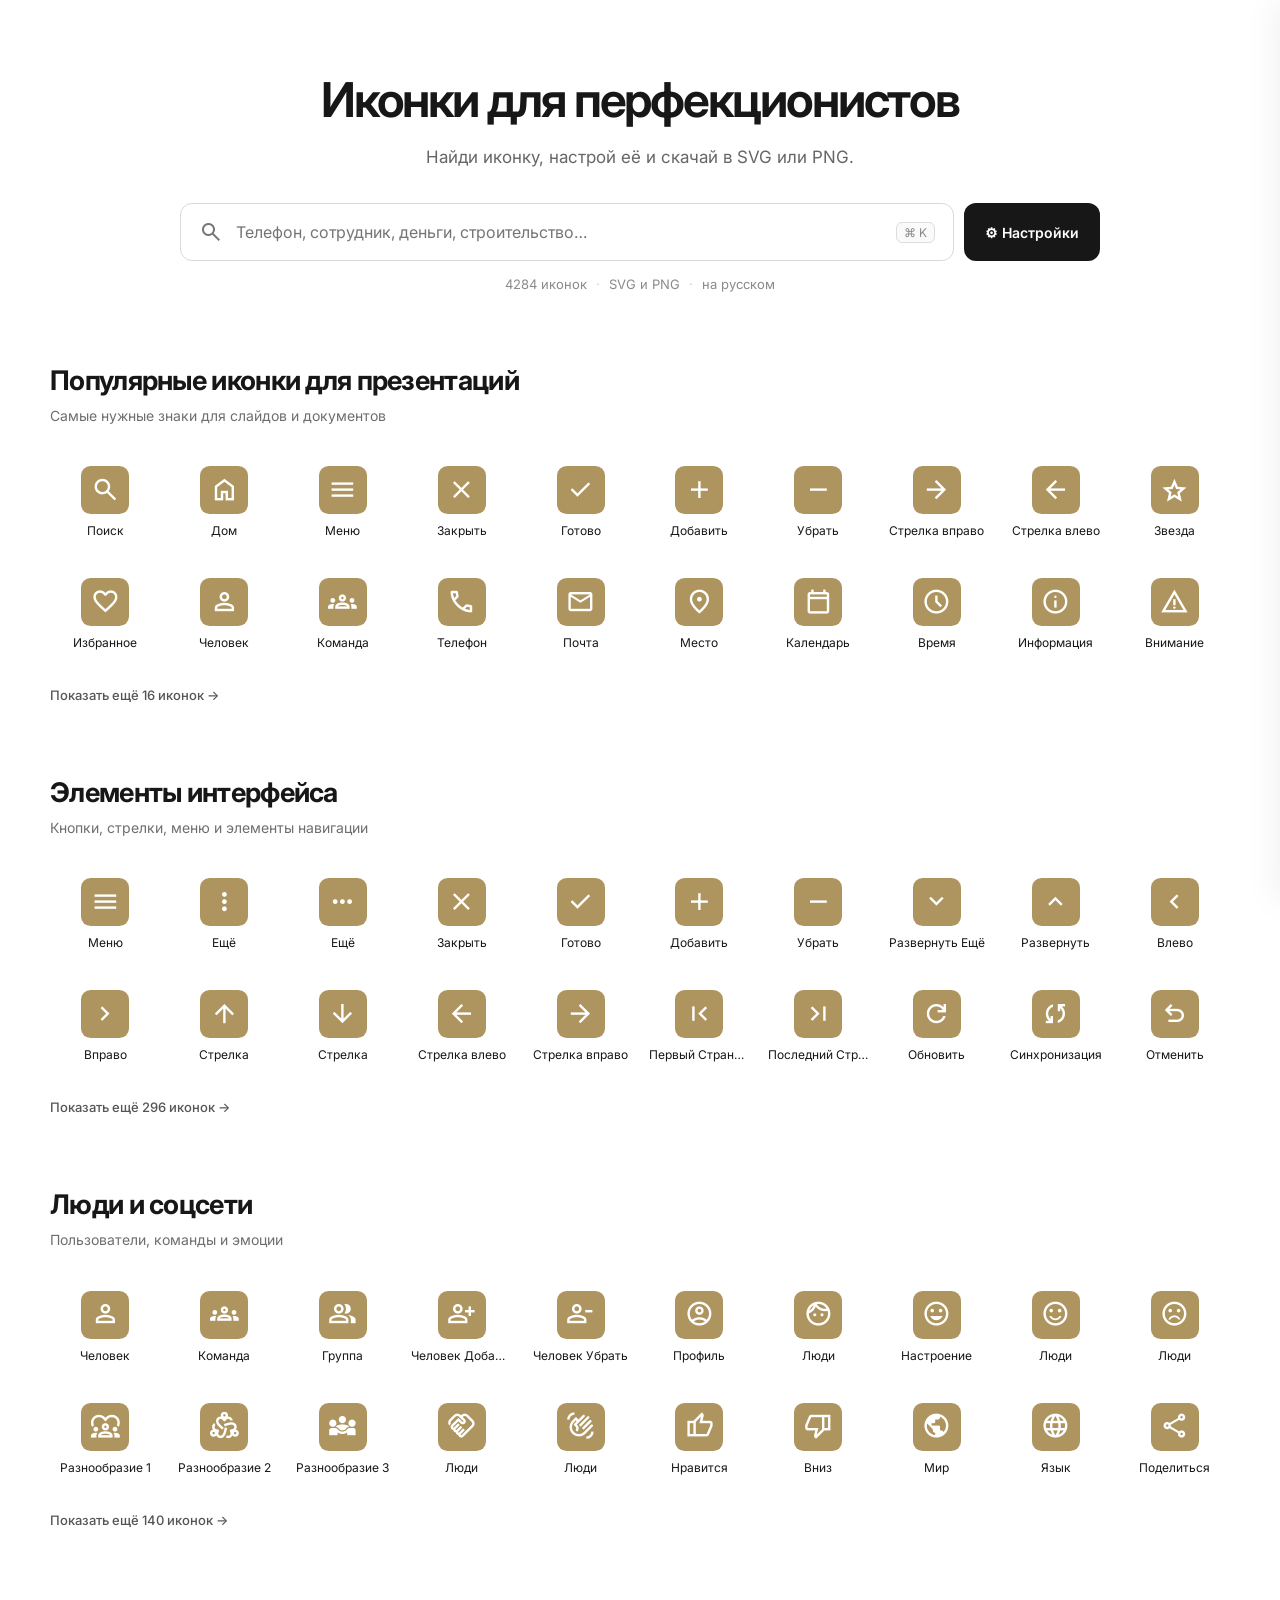
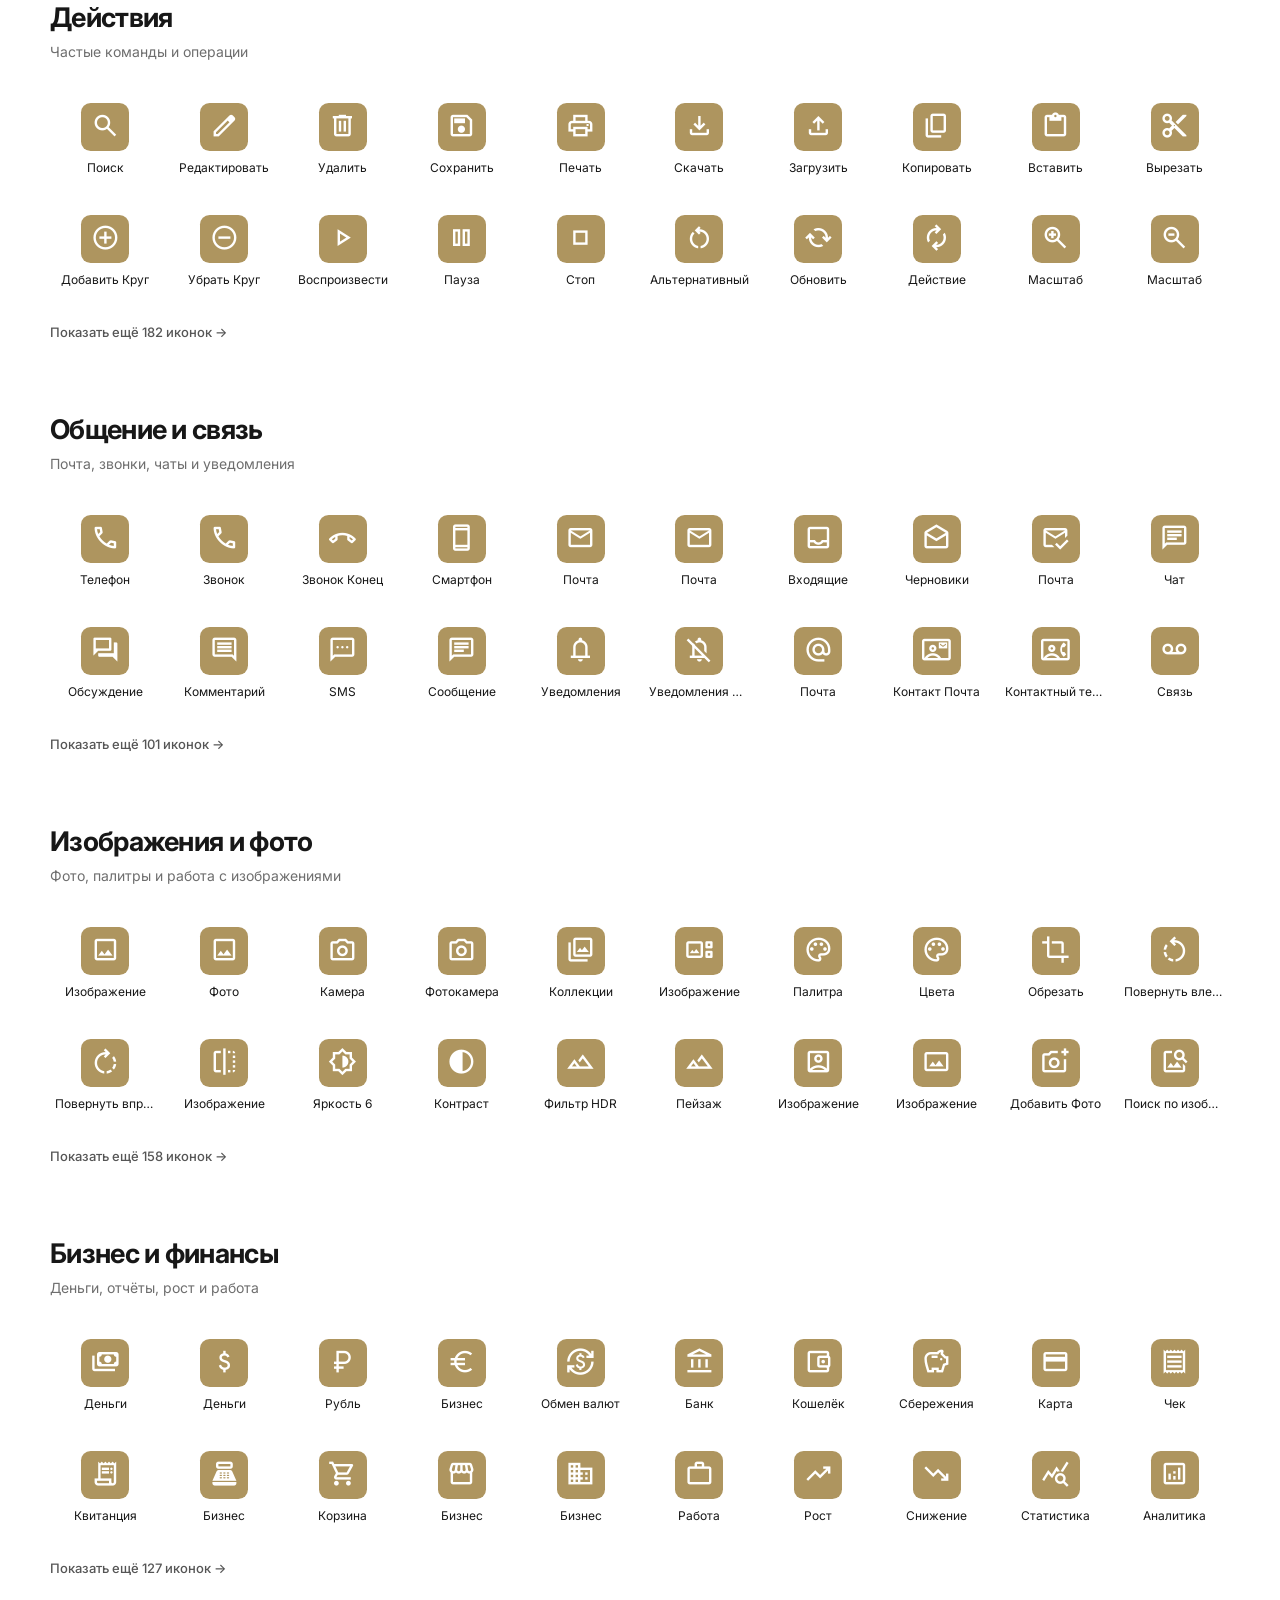
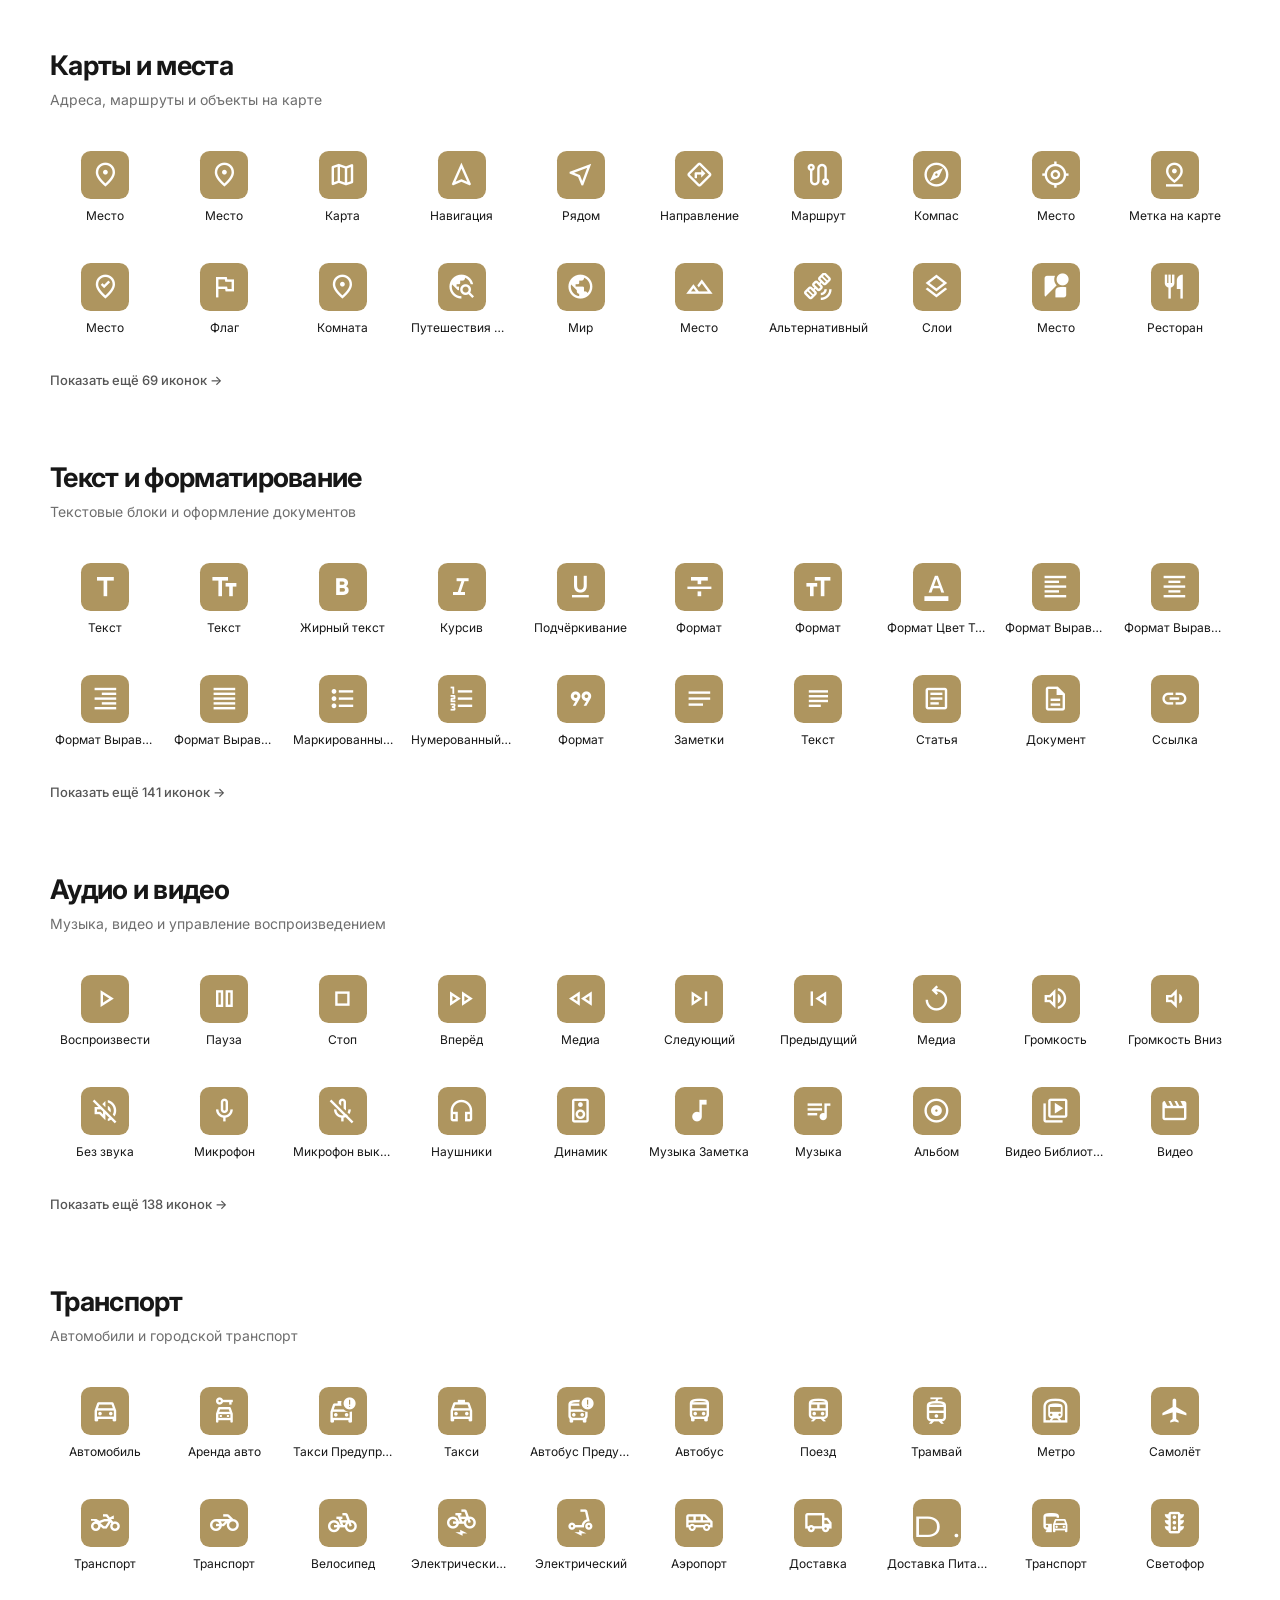
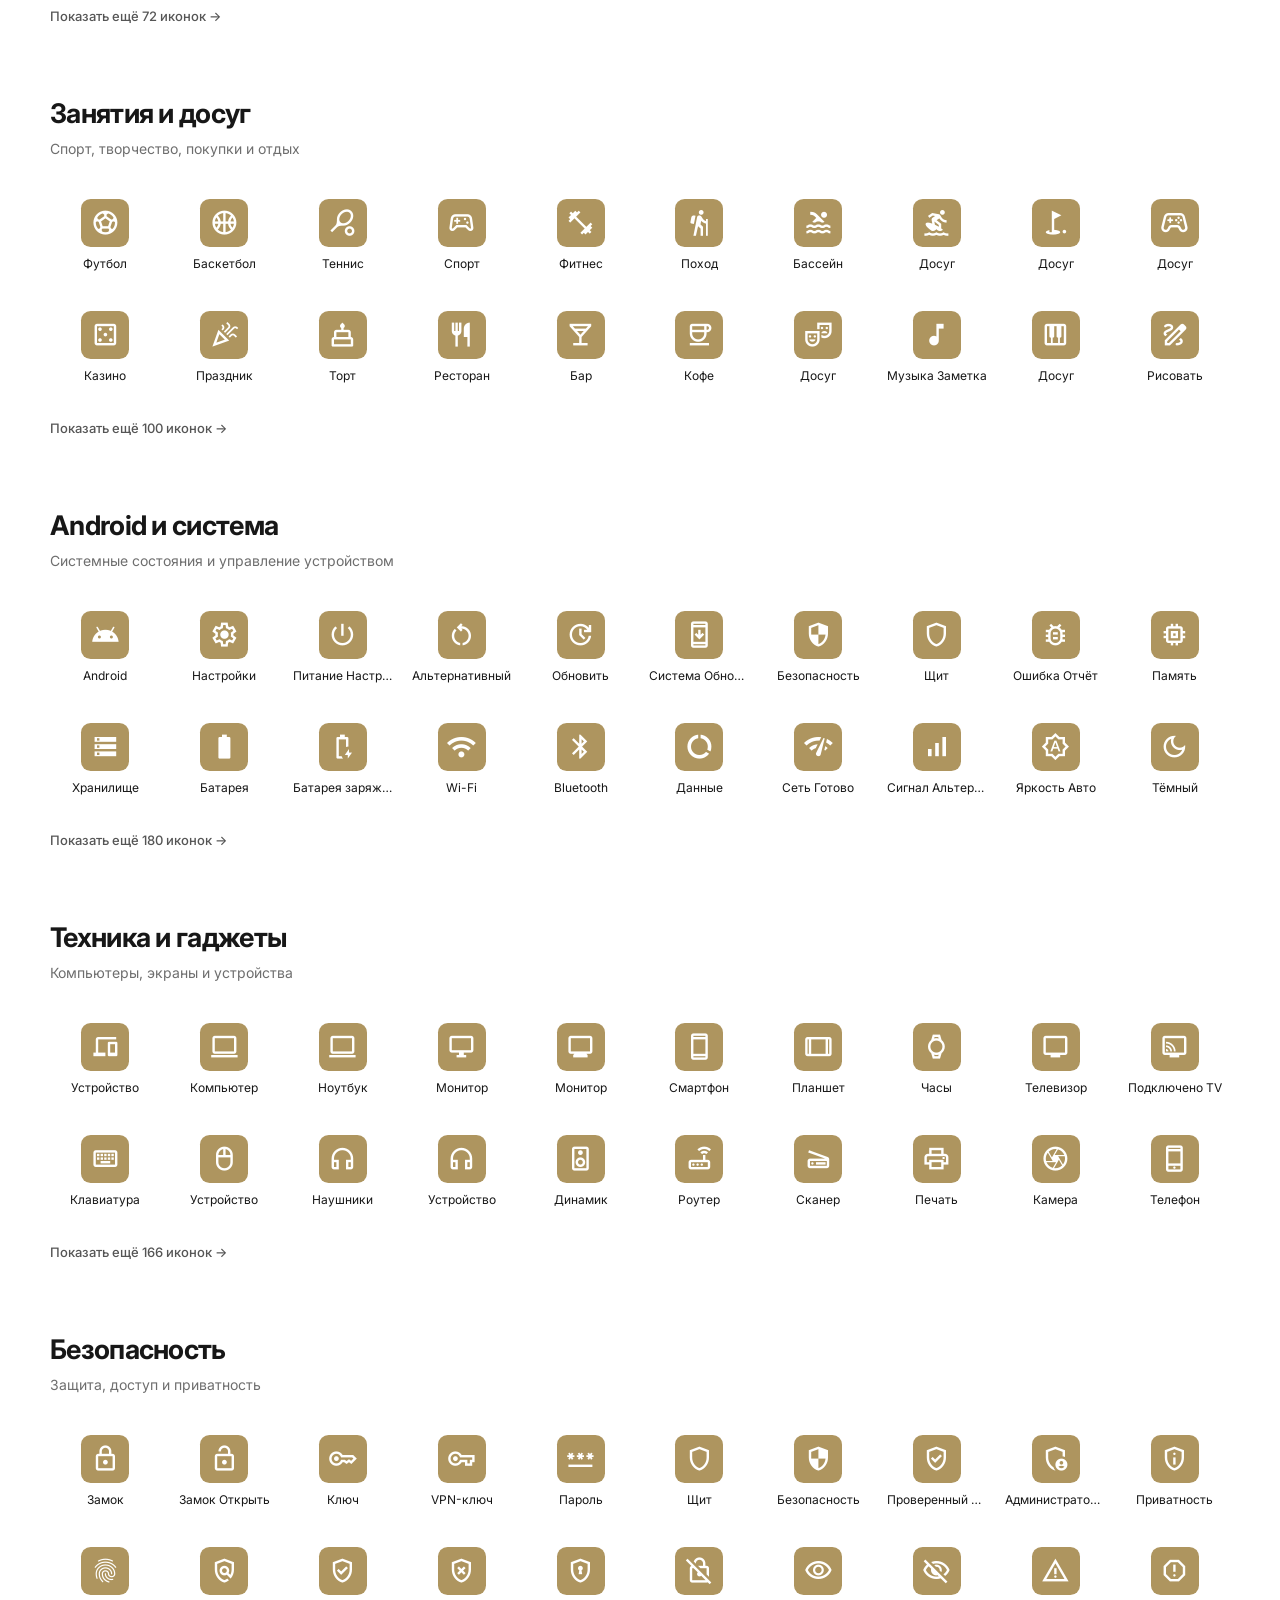
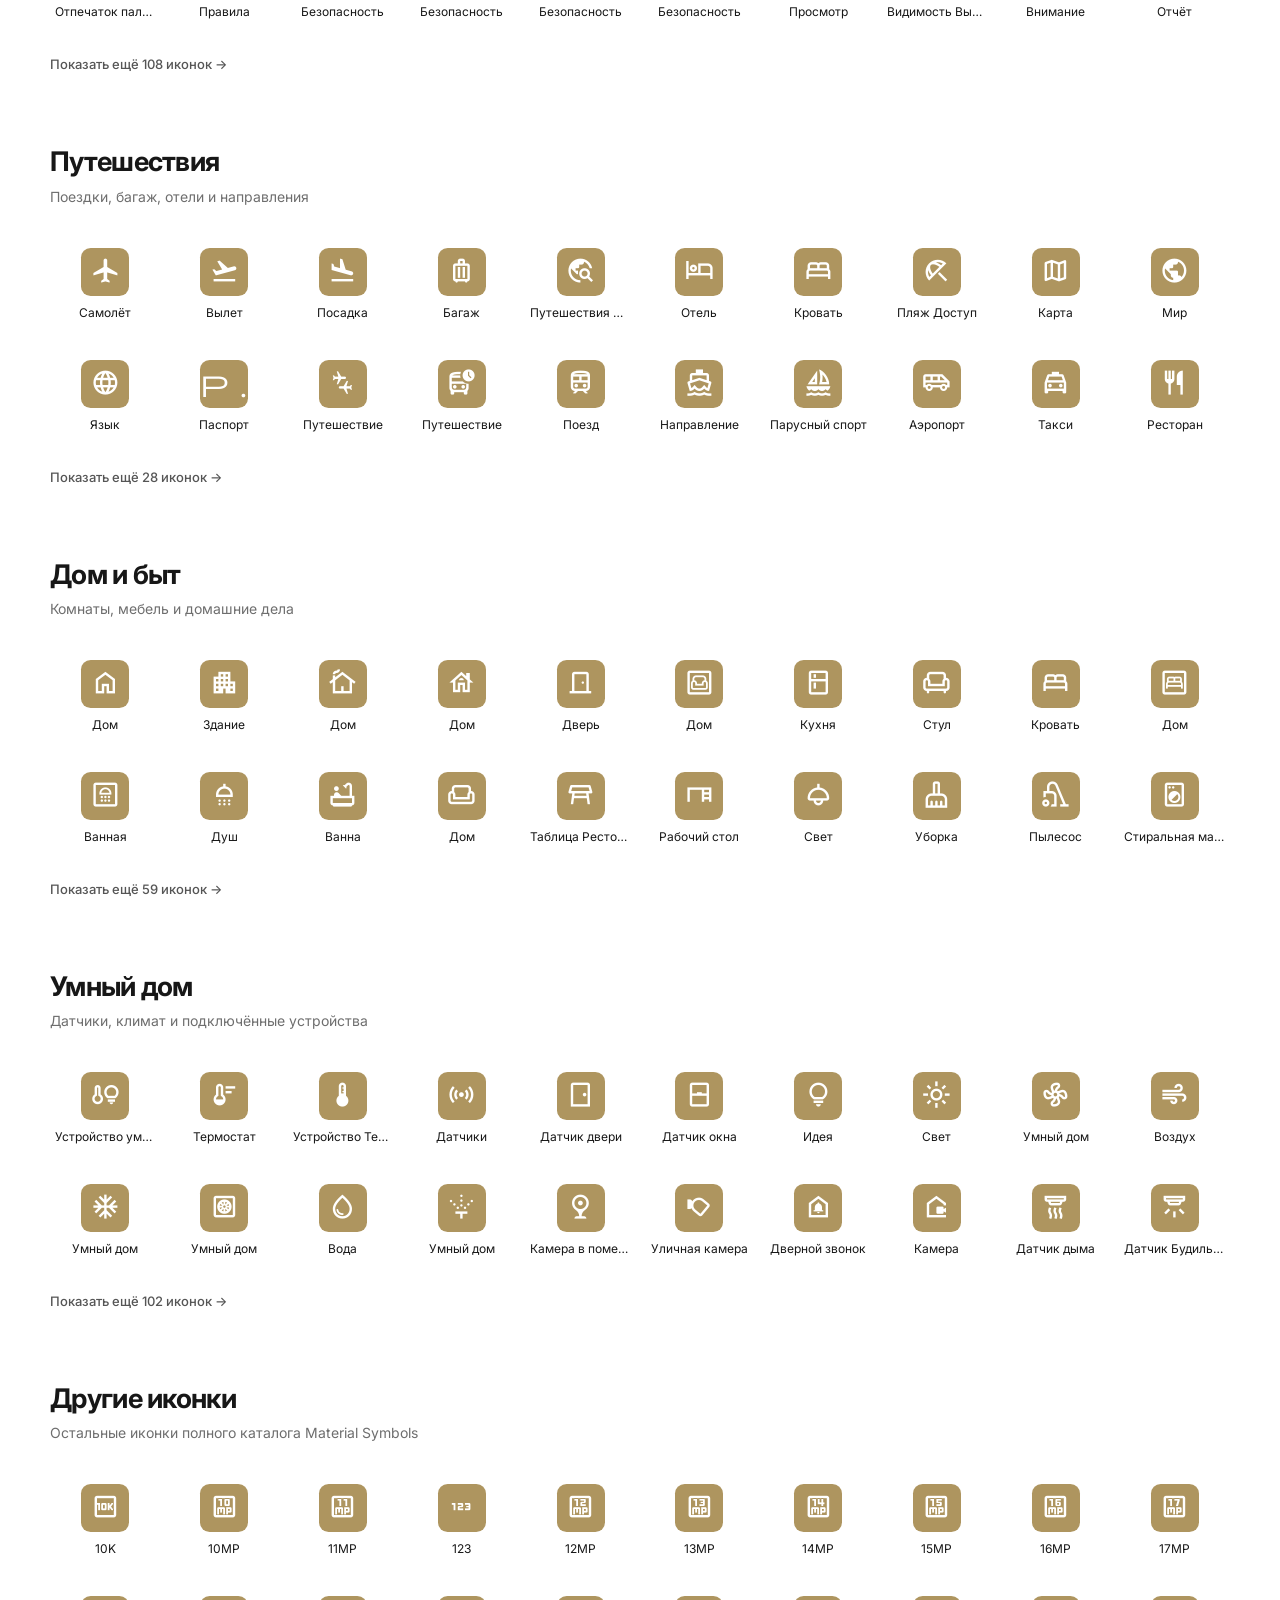
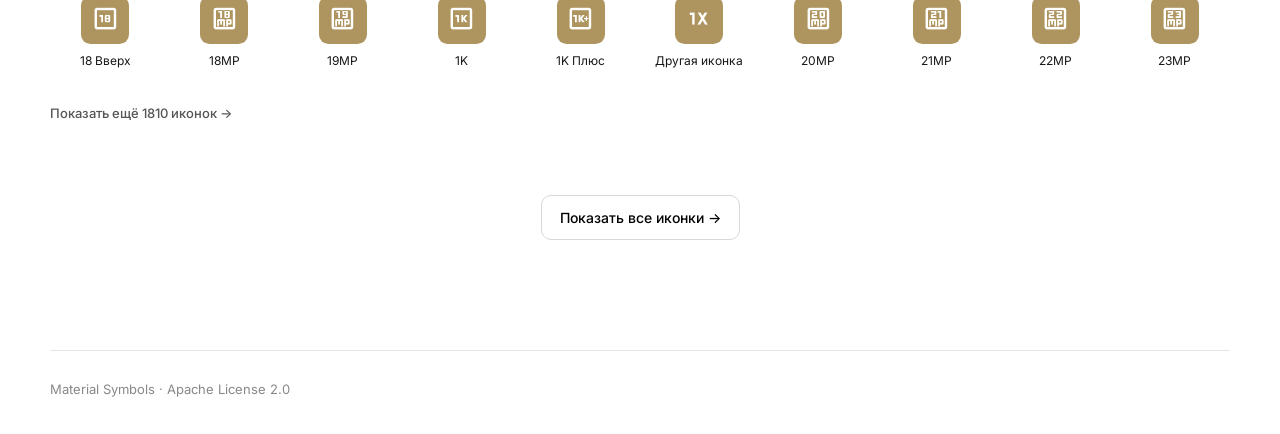
<file: index.html>
<!doctype html>
<html lang="ru">
<head>
  <meta charset="utf-8">
  <meta name="viewport" content="width=device-width,initial-scale=1">
  <meta name="description" content="Конструктор Material Symbols: найдите иконку на русском, настройте стиль и скачайте SVG или PNG.">
  <meta name="theme-color" content="#ffffff">
  <title>Конструктор иконок Material Symbols</title>
  <link rel="preconnect" href="https://fonts.googleapis.com">
  <link rel="preconnect" href="https://fonts.gstatic.com" crossorigin>
  <link href="https://fonts.googleapis.com/css2?family=Inter:wght@400;500;600;700&family=Material+Symbols+Outlined:opsz,wght,FILL,GRAD@20..48,100..700,0..1,-50..200&family=Material+Symbols+Rounded:opsz,wght,FILL,GRAD@20..48,100..700,0..1,-50..200&family=Material+Symbols+Sharp:opsz,wght,FILL,GRAD@20..48,100..700,0..1,-50..200&display=swap" rel="stylesheet">
  <link rel="stylesheet" href="styles.css?v=20260912-3">
</head>
<body>
  <header class="hero container">
    <h1>Иконки для перфекционистов</h1>
    <p class="lead">Найди иконку, настрой её и скачай в SVG или PNG.</p>
    <div class="search-row">
      <label class="search-box"><span class="material-icon" aria-hidden="true">search</span><input id="search" type="search" autocomplete="off" placeholder="Телефон, сотрудник, деньги, строительство…" aria-label="Поиск иконок"><kbd>⌘ K</kbd></label>
      <button class="settings-button" id="open-settings" type="button"><span aria-hidden="true">⚙</span> Настройки</button>
    </div>
    <p class="facts"><span id="icon-count">Загружаем каталог…</span> <i>·</i> SVG и PNG <i>·</i> на русском</p>
  </header>

  <main class="container library" aria-label="Библиотека иконок">
    <div id="categories"></div>
    <section id="search-results" hidden>
      <div class="section-heading"><div><h2 id="results-title">Результаты поиска</h2><p id="results-count"></p></div></div>
      <div class="icon-grid" id="results-grid"></div>
      <div class="empty" id="empty" hidden><span class="material-icon">search_off</span><h3>Ничего не нашлось</h3><p>Попробуйте другое слово или системное название иконки.</p></div>
    </section>
    <button id="show-all" class="show-all" type="button">Показать все иконки <span>→</span></button>
  </main>

  <footer class="container"><span>Material Symbols · Apache License 2.0</span></footer>

  <div class="overlay" id="settings-overlay" hidden></div>
  <aside class="drawer" id="settings" aria-labelledby="settings-title" aria-hidden="true">
    <div class="drawer-head"><h2 id="settings-title">Настроить</h2><button class="reset" id="reset" type="button">Сбросить всё</button><button class="icon-button" id="close-settings" type="button" aria-label="Закрыть настройки">×</button></div>
    <div class="drawer-body">
      <div class="control"><div class="control-label"><label for="fill">Заливка</label><output id="fill-value">0%</output></div><input id="fill" type="range" min="0" max="1" step="1"></div>
      <fieldset class="control"><legend>Стиль</legend><div class="segments" id="styles"><button type="button" data-style="Outlined">Контурный</button><button type="button" data-style="Rounded">Скруглённый</button><button type="button" data-style="Sharp">Острый</button></div></fieldset>
      <div class="control"><div class="control-label"><label for="weight">Толщина</label><output id="weight-value">400</output></div><input id="weight" type="range" min="100" max="700" step="100"></div>
      <div class="control"><div class="control-label"><label for="grade">Градация</label><output id="grade-value">0</output></div><input id="grade" type="range" min="-50" max="200" step="25"></div>
      <div class="control"><div class="control-label"><label for="optical">Оптический размер</label><output id="optical-value">24</output></div><input id="optical" type="range" min="20" max="48" step="1"></div>
      <fieldset class="control"><legend>Цвет иконки</legend><div class="color-control"><input type="color" id="icon-color" aria-label="Выбрать цвет иконки"><input type="text" id="icon-hex" maxlength="7" aria-label="HEX цвета иконки"></div></fieldset>
      <fieldset class="control"><legend>Подложка</legend><div class="backgrounds" id="backgrounds"><button type="button" data-background="none">Нет</button><button type="button" data-background="circle" aria-label="Круг"><i class="shape circle"></i></button><button type="button" data-background="square" aria-label="Квадрат"><i class="shape square"></i></button><button type="button" data-background="rounded" aria-label="Скруглённый квадрат"><i class="shape rounded"></i></button></div><div class="color-control" id="background-color-row"><input type="color" id="background-color" aria-label="Выбрать цвет подложки"><input type="text" id="background-hex" maxlength="7" aria-label="HEX цвета подложки"></div></fieldset>
      <div class="control"><div class="control-label"><label for="scale">Иконка внутри</label><output id="scale-value">60%</output></div><input id="scale" type="range" min="40" max="90" step="5"></div>
      <div class="settings-preview"><div id="settings-icon"></div><small>Предпросмотр</small></div>
    </div>
  </aside>

  <div class="modal-backdrop" id="modal-backdrop" hidden></div>
  <section class="modal" id="icon-modal" role="dialog" aria-modal="true" aria-labelledby="modal-title" aria-hidden="true">
    <button class="icon-button modal-close" id="close-modal" type="button" aria-label="Закрыть окно">×</button>
    <div class="modal-layout">
      <div class="modal-preview"><div id="modal-symbol"></div></div>
      <div class="modal-info">
        <div class="title-line"><div><p class="eyebrow" id="modal-system" hidden>search</p><h2 id="modal-title">Поиск</h2></div><button class="link-button" id="copy-link" type="button" aria-label="Копировать ссылку"><span class="material-icon">link</span></button></div>
        <p class="meta" id="modal-settings"></p>
        <div class="size-block"><label for="export-size">Размер, px</label><div class="stepper"><button id="size-minus" type="button" aria-label="Уменьшить размер">−</button><input id="export-size" type="number" min="16" max="2048" value="256"><button id="size-plus" type="button" aria-label="Увеличить размер">+</button></div><div class="quick-sizes" id="quick-sizes"><button type="button">48</button><button type="button">96</button><button type="button" class="active">256</button><button type="button">512</button><button type="button">1024</button></div></div>
        <div class="download-row"><button class="primary" id="download-svg" type="button">↓ SVG</button><button class="primary" id="download-png" type="button">↓ PNG</button></div>
        <button class="copy-wide" id="copy-png" type="button">Копировать PNG <small>для презентаций</small></button>
        <button class="copy-wide" id="copy-svg" type="button">Копировать SVG <small>для Figma</small></button>
        <p class="category-meta">Категория: <b id="modal-category"></b></p>
        <div class="related"><h3>Похожие</h3><div id="related-icons"></div></div>
      </div>
    </div>
  </section>
  <div class="toast" id="toast" role="status" aria-live="polite"></div>

  <script src="material-symbols-data.js?v=20260912-3"></script>
  <script src="icons-data.js?v=20260912-3"></script>
  <script src="ru-enhancements.js?v=20260912-3"></script>
  <script src="app.js?v=20260912-3"></script>
</body>
</html>
</file>
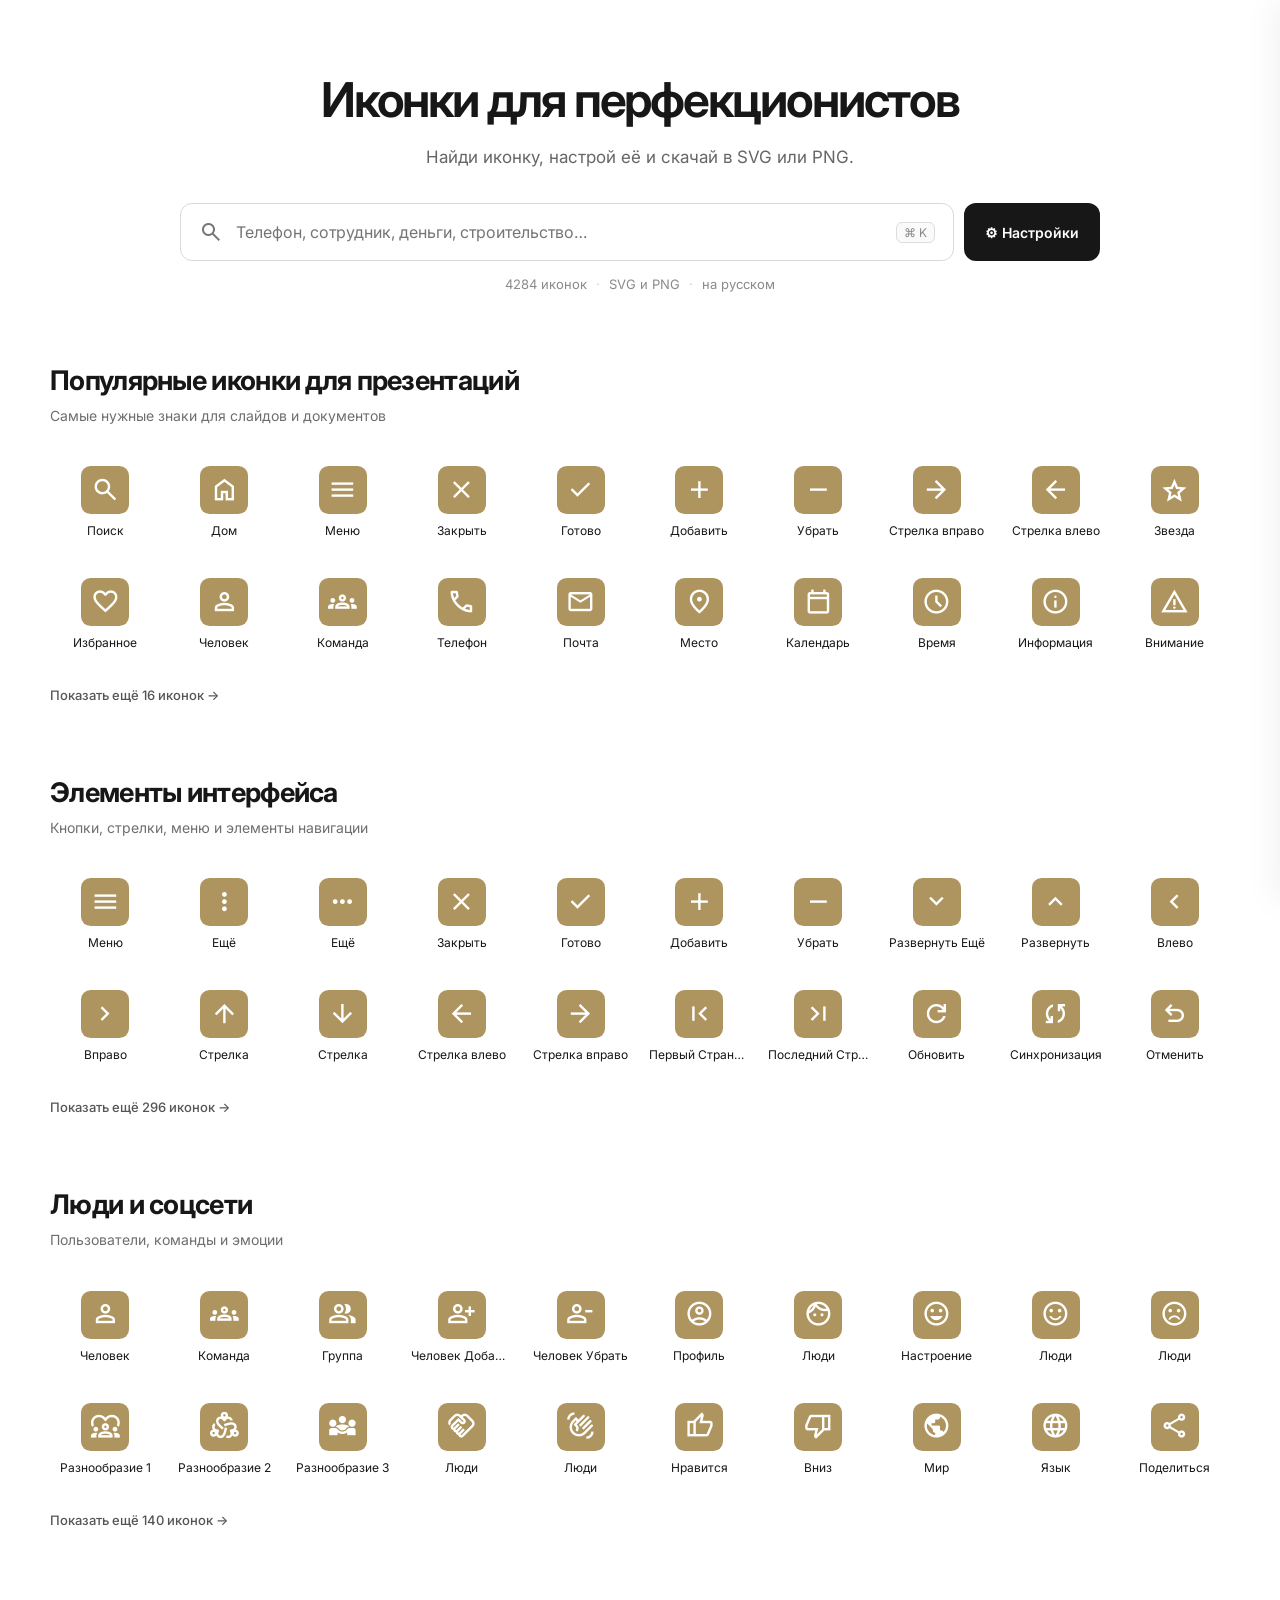
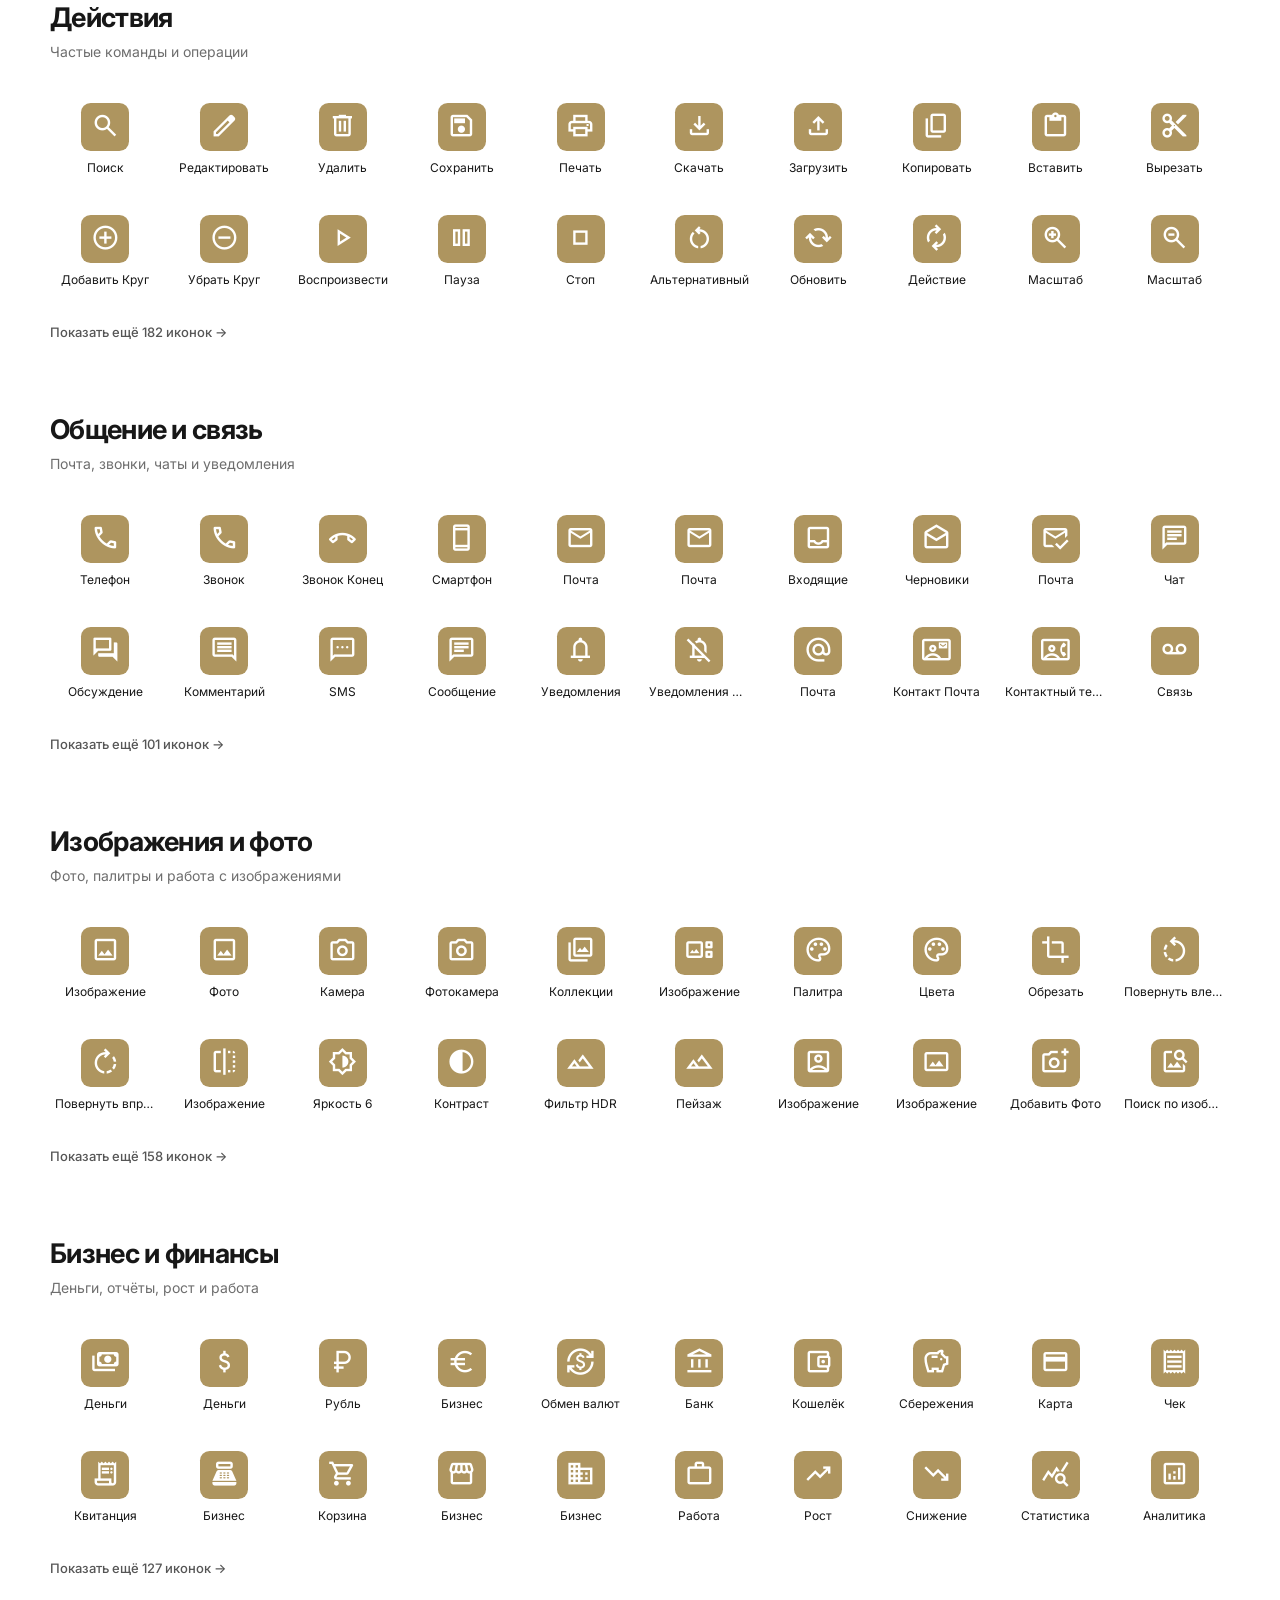
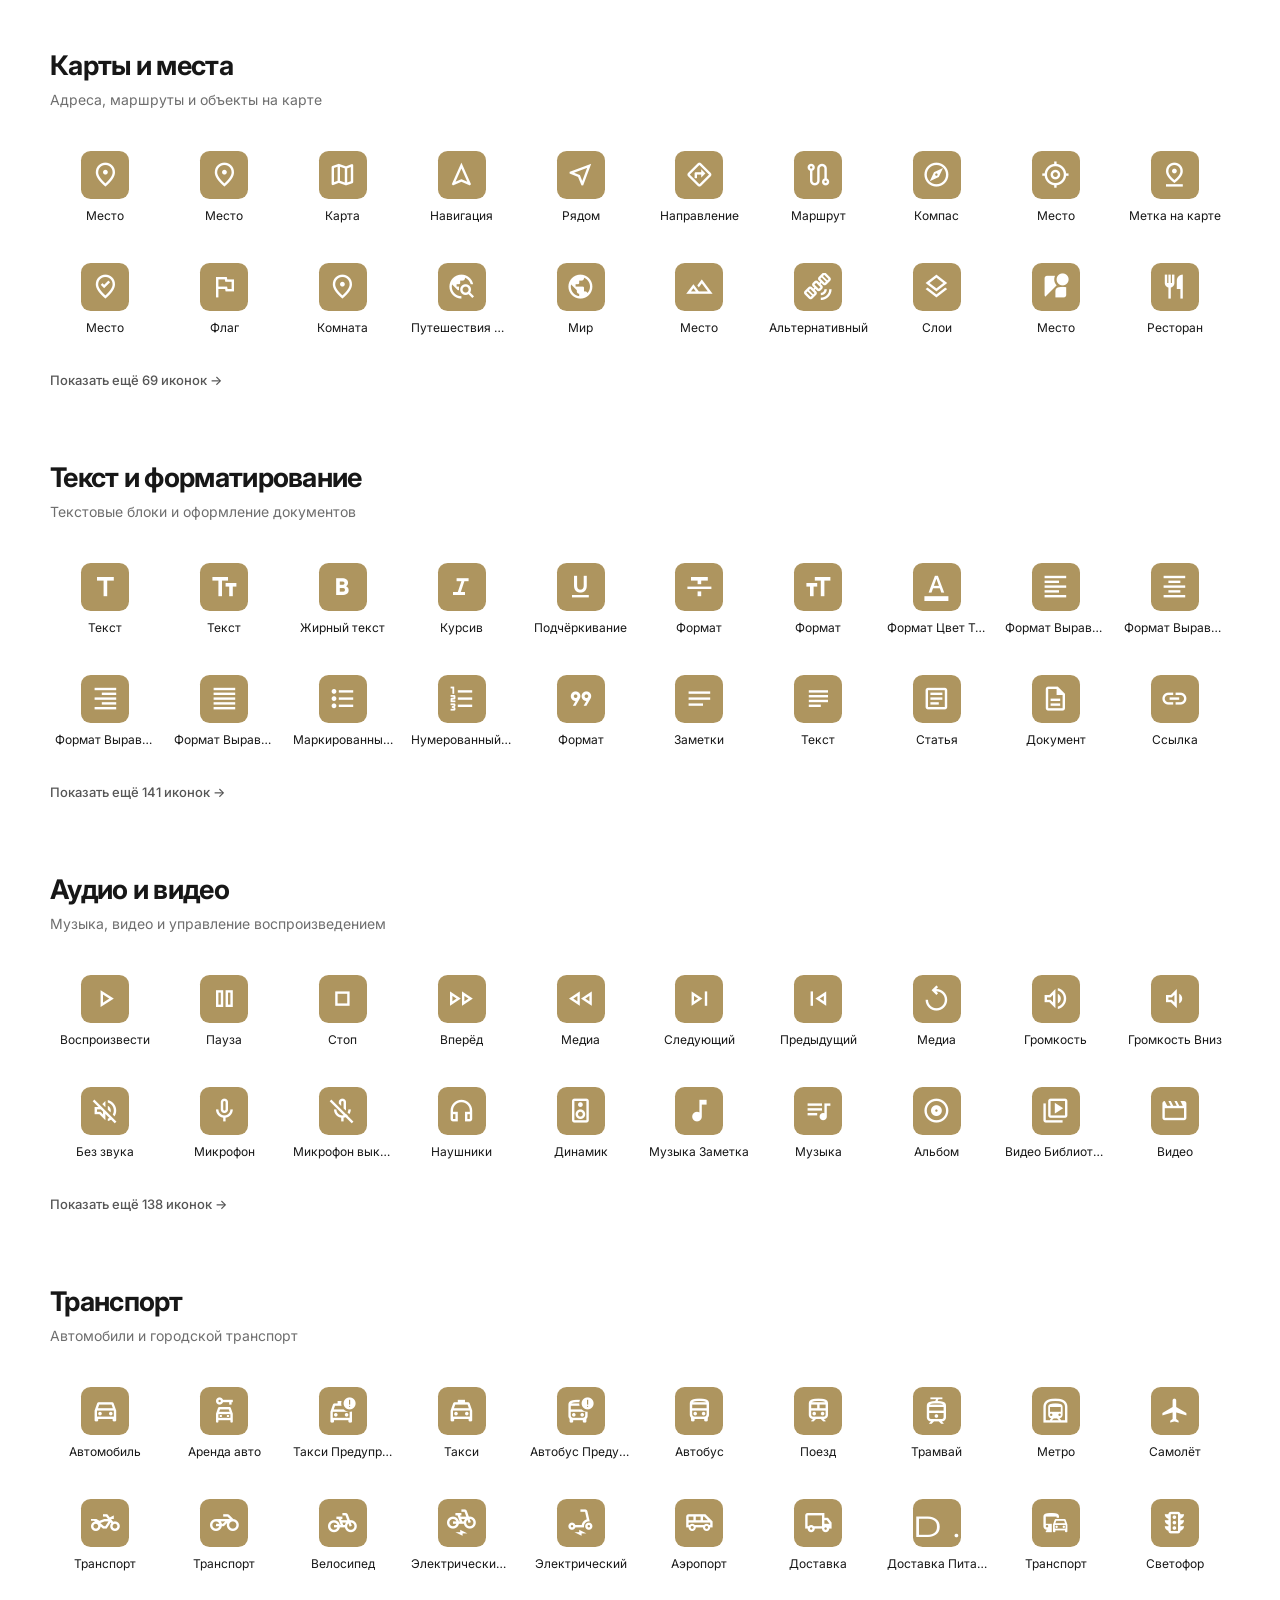
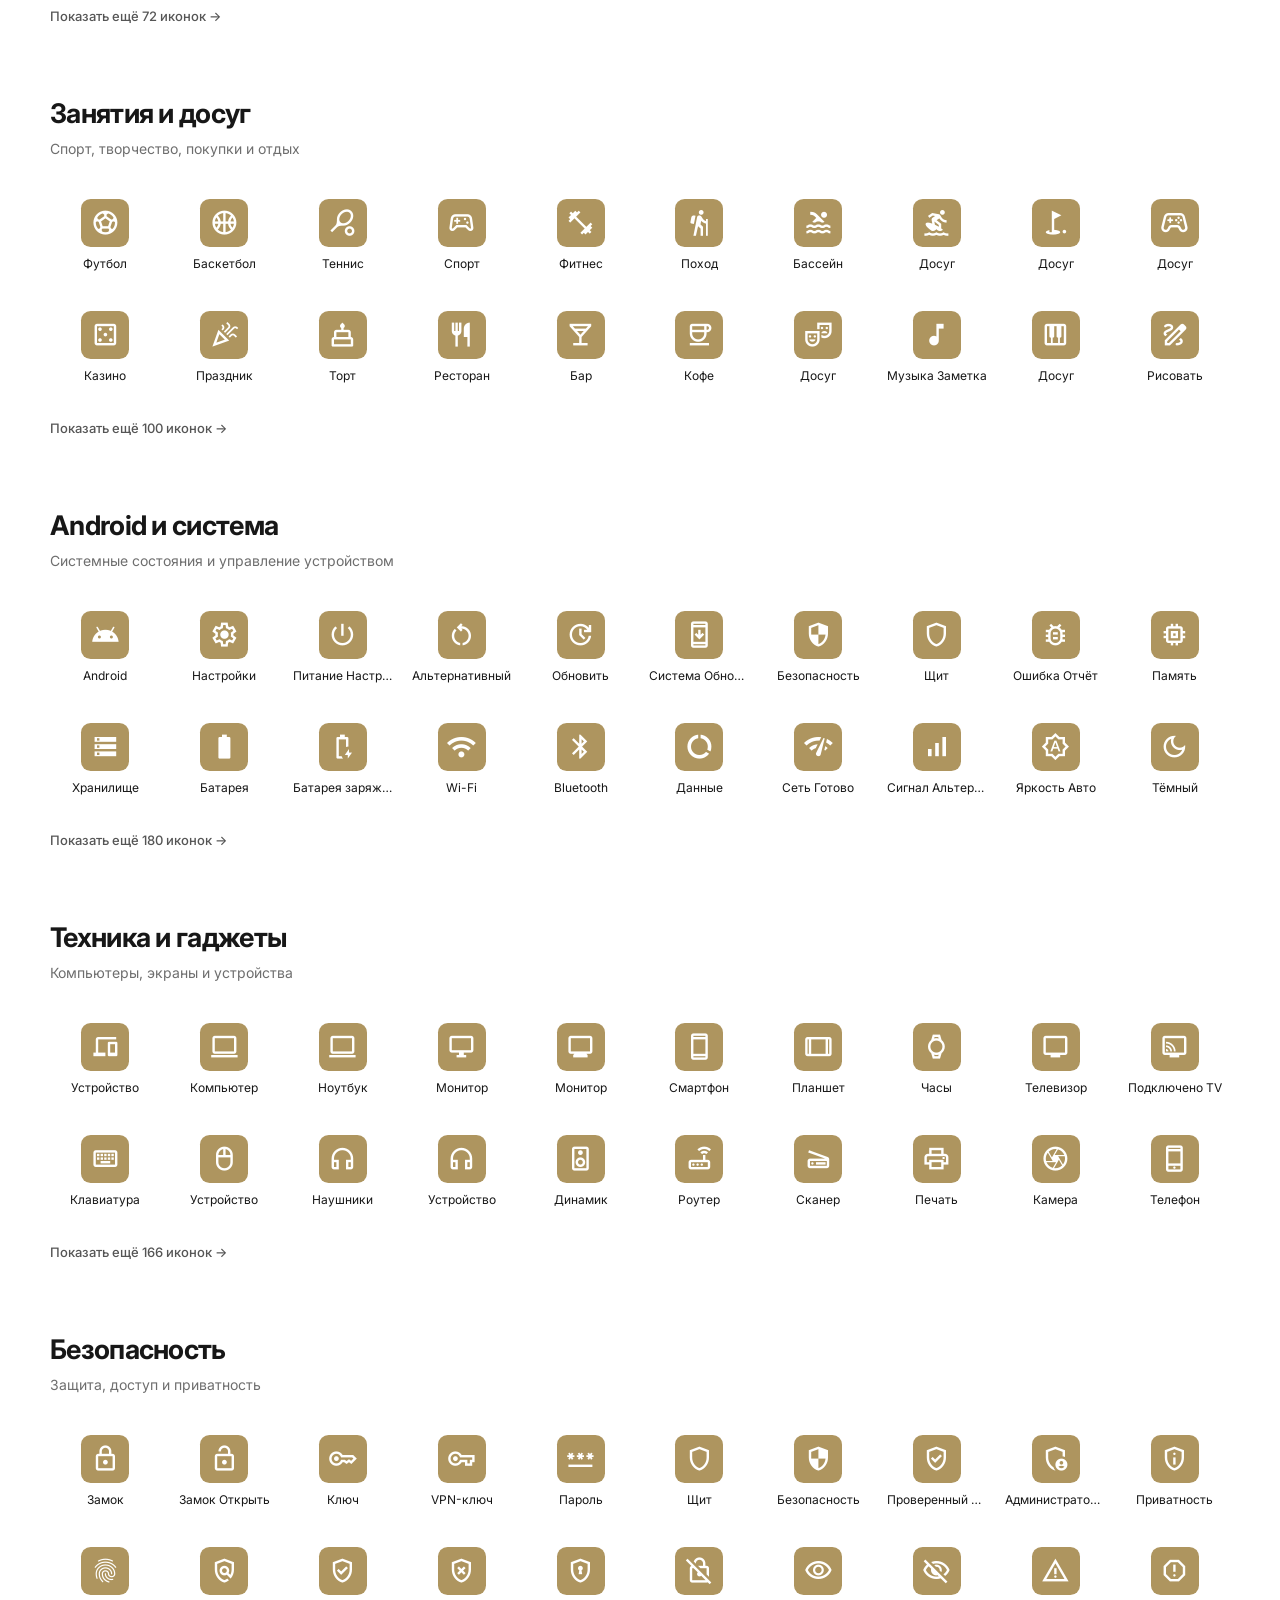
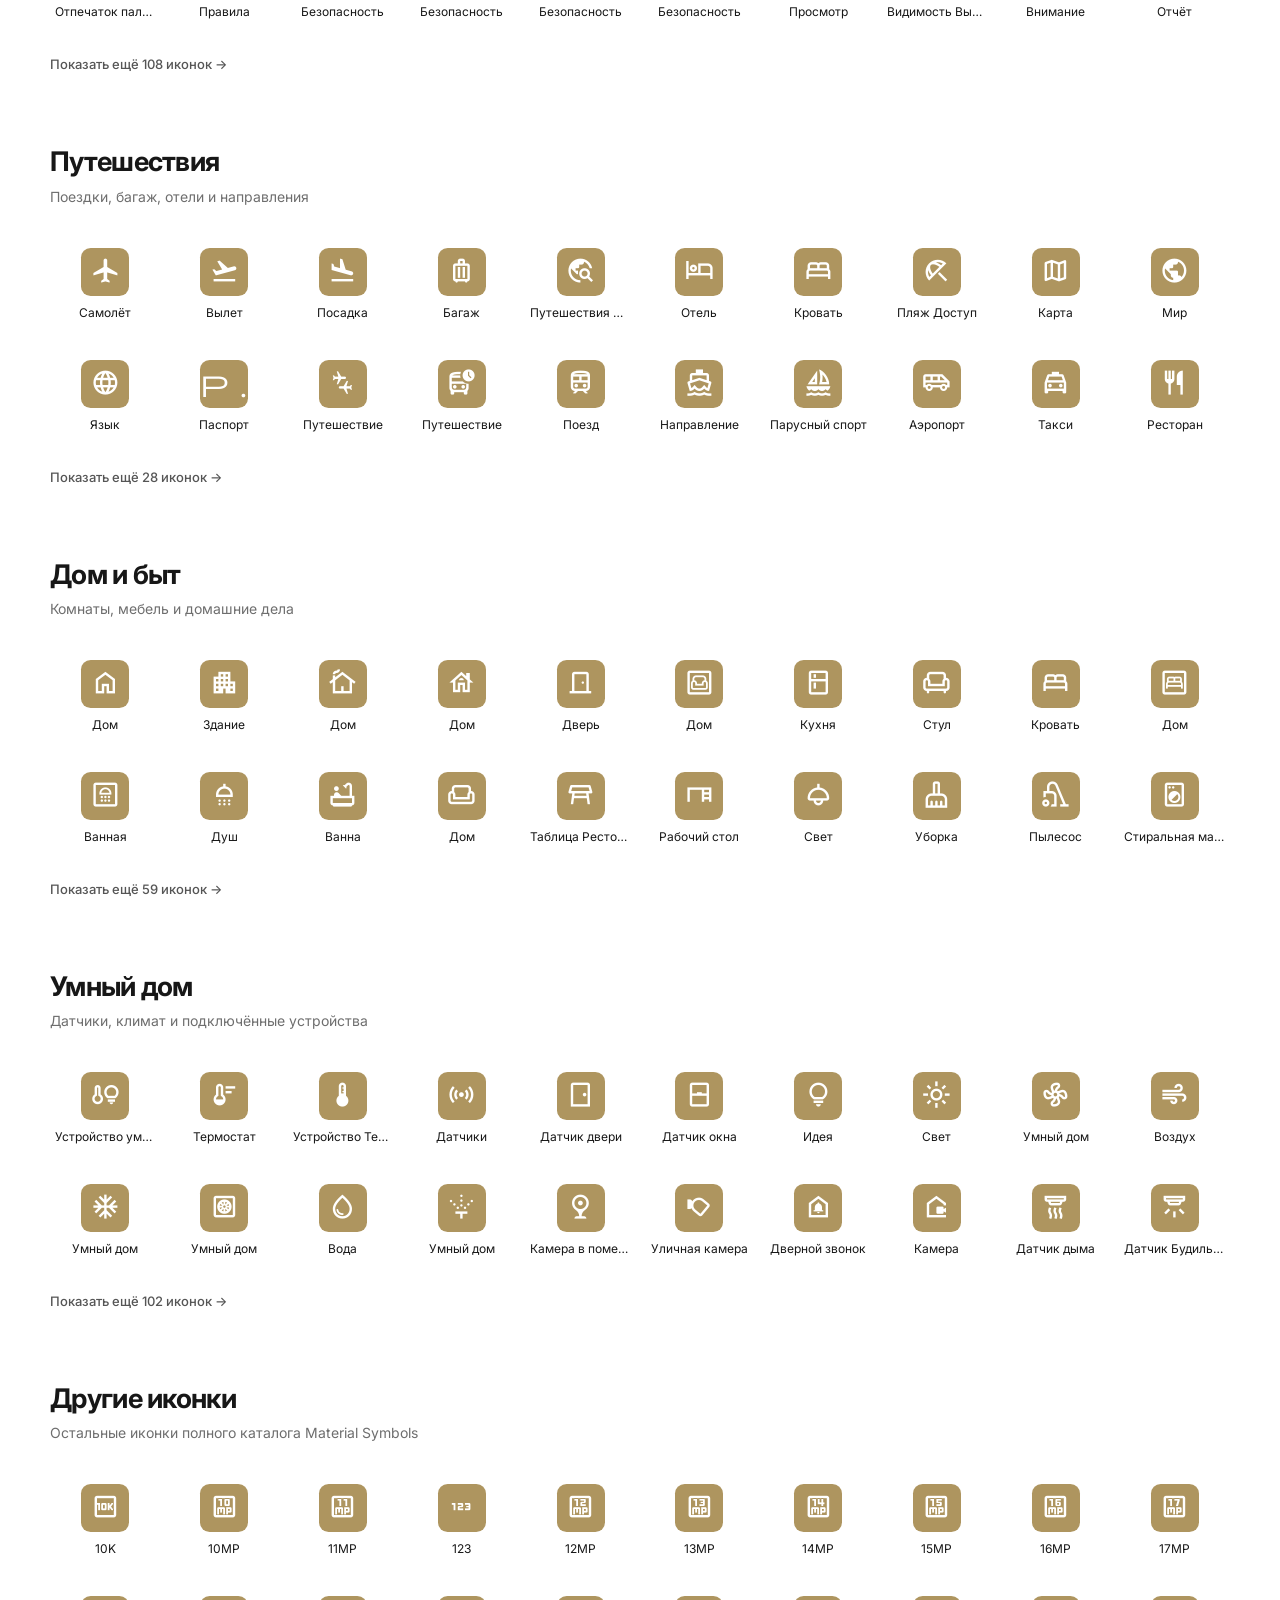
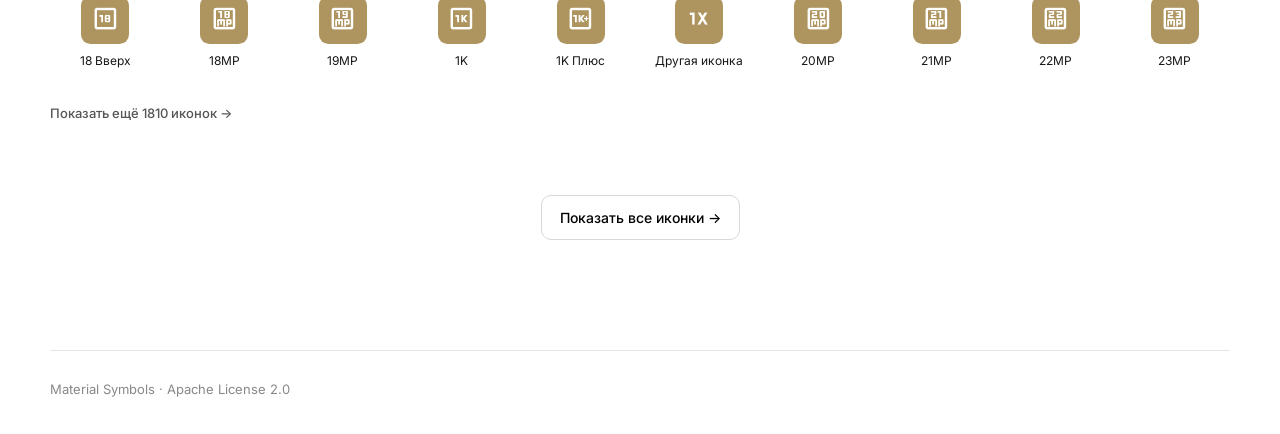
<file: material-icons.html>
<!doctype html>
<html lang="ru">
<head>
  <meta charset="utf-8">
  <meta name="viewport" content="width=device-width,initial-scale=1">
  <meta http-equiv="refresh" content="0; url=./">
  <link rel="canonical" href="./">
  <title>Конструктор иконок</title>
</head>
<body>
  <p><a href="./">Открыть конструктор иконок</a></p>
  <script>location.replace('./'+location.search+location.hash)</script>
</body>
</html>
</file>
<file: styles.css>
:root{--fill:0;--weight:400;--grade:0;--optical-size:24;--icon-color:#171717;--background-color:#ededed;--icon-scale:60%;--font-family:'Material Symbols Outlined';--border:#e5e5e5;--muted:#6e6e6e;--text:#171717;--soft:#f7f7f7}*{box-sizing:border-box}html{scroll-behavior:smooth}body{margin:0;color:var(--text);background:#fff;font-family:Inter,Arial,sans-serif;font-size:15px;line-height:1.55}.container{width:min(1180px,calc(100% - 48px));margin-inline:auto}.hero{padding-top:74px;text-align:center}.hero h1{margin:0;font-size:48px;line-height:1.08;letter-spacing:-2.1px;font-weight:650}.mobile-break{display:none}.lead{max-width:670px;margin:18px auto 33px;color:#666;font-size:17px}.search-row{display:flex;max-width:920px;margin:auto;gap:10px}.search-box{height:58px;border:1px solid #d9d9d9;border-radius:12px;display:flex;align-items:center;flex:1;padding:0 18px;transition:border-color .15s,box-shadow .15s;text-align:left}.search-box:focus-within{border-color:#777;box-shadow:0 0 0 3px #00000009}.search-box .material-icon{font-size:24px;color:#777}.search-box input{border:0;outline:0;font:inherit;font-size:16px;min-width:0;flex:1;padding:0 13px;background:transparent}.search-box kbd{border:1px solid #ddd;background:#fafafa;border-radius:6px;padding:2px 7px;color:#888;font:12px Inter}.settings-button{height:58px;padding:0 21px;background:#171717;color:#fff;border:0;border-radius:12px;font:600 14px Inter;cursor:pointer;transition:background .15s}.settings-button:hover{background:#363636}.facts{font-size:13px;color:#8a8a8a;margin:13px 0 0}.facts i{font-style:normal;margin:0 5px;color:#ccc}.library{padding-top:71px}.icon-category{margin-bottom:67px}.section-heading{display:flex;justify-content:space-between;align-items:flex-end;margin-bottom:21px}.section-heading h2,.content h2{font-size:27px;line-height:1.2;letter-spacing:-.7px;margin:0 0 7px}.section-heading p{margin:0;color:var(--muted);font-size:14px}.icon-grid{display:grid;grid-template-columns:repeat(10,minmax(0,1fr));gap:8px}.icon-card{border:0;background:#fff;border-radius:10px;min-width:0;height:104px;padding:15px 5px 9px;display:flex;flex-direction:column;justify-content:center;align-items:center;gap:9px;cursor:pointer;color:var(--text);font:12px Inter;transition:background .15s,transform .15s}.icon-card:hover{background:#f4f4f4;transform:translateY(-1px)}.icon-card:focus-visible,button:focus-visible,input:focus-visible,summary:focus-visible{outline:2px solid #151515;outline-offset:2px}.icon-card .material-icon{font-size:33px}.icon-card span:last-child{white-space:nowrap;overflow:hidden;text-overflow:ellipsis;max-width:100%}.material-icon{font-family:var(--font-family);font-weight:normal;font-style:normal;line-height:1;letter-spacing:normal;text-transform:none;display:inline-block;white-space:nowrap;word-wrap:normal;direction:ltr;-webkit-font-feature-settings:'liga';-webkit-font-smoothing:antialiased;font-feature-settings:'liga';font-variation-settings:'FILL' var(--fill),'wght' var(--weight),'GRAD' var(--grade),'opsz' var(--optical-size);color:var(--icon-color)}.more-button{margin-top:17px;border:0;background:transparent;padding:7px 0;font:500 13px Inter;color:#555;cursor:pointer}.more-button:hover{color:#000}.show-all{display:block;margin:0 auto;border:1px solid #d8d8d8;border-radius:10px;background:white;padding:13px 18px;font:500 14px Inter;cursor:pointer}.show-all:hover{background:var(--soft)}.empty{text-align:center;padding:70px 0}.empty .material-icon{font-size:46px;color:#aaa}.empty h3{font-size:18px;margin:14px 0 3px}.empty p{margin:0;color:var(--muted)}.content{padding-top:135px}.content>h2{font-size:35px;letter-spacing:-1.2px}.intro{color:var(--muted);max-width:640px;margin:13px 0 34px}.how-grid{display:grid;grid-template-columns:repeat(4,1fr);border:1px solid var(--border);border-radius:14px;overflow:hidden}.how-grid article{padding:25px 23px;min-height:145px}.how-grid article+article{border-left:1px solid var(--border)}.how-grid b{font-size:16px}.how-grid p,.editorial p{color:var(--muted);font-size:14px;margin:9px 0 0}.editorial{margin-top:105px;display:grid;grid-template-columns:repeat(3,1fr);gap:52px}.editorial h2{font-size:23px}.formats,.faq{margin-top:105px}.formats h2,.faq h2{font-size:31px}.table-wrap{border:1px solid var(--border);border-radius:14px;overflow:hidden;margin-top:25px}table{width:100%;border-collapse:collapse;text-align:left}th,td{padding:15px 20px;border-bottom:1px solid var(--border)}tr:last-child td{border-bottom:0}th{background:#fafafa;font-weight:600}.faq{max-width:820px}.faq>h2{margin-bottom:23px}.faq details{border-top:1px solid var(--border);padding:0}.faq details:last-child{border-bottom:1px solid var(--border)}summary{cursor:pointer;list-style:none;font-weight:600;padding:20px 35px 20px 0;position:relative}.faq summary:after{content:'+';position:absolute;right:5px;font-size:20px;font-weight:400}.faq details[open] summary:after{content:'−'}.faq details p{color:var(--muted);margin:-6px 0 21px;max-width:700px}footer{margin-top:110px;padding-top:28px;padding-bottom:35px;border-top:1px solid var(--border);display:flex;justify-content:space-between;color:#888;font-size:13px}
.overlay,.modal-backdrop{position:fixed;inset:0;background:#0006;z-index:20}.drawer{position:fixed;z-index:21;right:0;top:0;width:420px;max-width:100%;height:100dvh;background:#fff;transform:translateX(102%);transition:transform .23s ease;box-shadow:-10px 0 35px #00000012;overflow:auto}.drawer.open{transform:none}.drawer-head{height:74px;display:flex;align-items:center;border-bottom:1px solid var(--border);padding:0 22px;position:sticky;top:0;background:#fff;z-index:2}.drawer-head h2{font-size:21px;margin:0 auto 0 0}.icon-button{width:38px;height:38px;border:0;border-radius:50%;background:transparent;font-size:26px;line-height:1;cursor:pointer}.icon-button:hover{background:#f3f3f3}.reset{border:0;background:transparent;color:#777;font:13px Inter;cursor:pointer;margin-right:7px}.drawer-body{padding:24px}.control{border:0;padding:0;margin:0 0 29px}.control-label{display:flex;justify-content:space-between;margin-bottom:11px}.control label,.control legend{font-weight:600;font-size:14px}.control legend{margin-bottom:11px}.control output{color:#777;font-size:13px}.control input[type=range]{width:100%;accent-color:#181818}.segments,.backgrounds{display:flex;gap:6px}.segments button,.backgrounds button,.quick-sizes button{height:38px;flex:1;background:white;border:1px solid var(--border);border-radius:8px;font:12px Inter;cursor:pointer}.segments button.active,.backgrounds button.active,.quick-sizes button.active{background:#181818;color:#fff;border-color:#181818}.backgrounds button{display:flex;align-items:center;justify-content:center}.shape{display:block;width:17px;height:17px;background:currentColor}.shape.circle{border-radius:50%}.shape.rounded{border-radius:5px}.color-control{display:flex;gap:9px}.color-control input[type=color]{width:45px;height:42px;padding:3px;border:1px solid var(--border);border-radius:8px;background:white}.color-control input[type=text]{height:42px;flex:1;border:1px solid var(--border);border-radius:8px;padding:0 12px;font:14px Inter;text-transform:uppercase}.settings-preview{height:150px;background:#f6f6f6;border-radius:12px;display:flex;flex-direction:column;align-items:center;justify-content:center;gap:12px}.settings-preview .material-icon{font-size:58px}.settings-preview small{color:#888}.icon-surface{width:1em;height:1em;display:inline-flex;align-items:center;justify-content:center;background:transparent}.background-circle{background:var(--background-color);border-radius:50%}.background-square{background:var(--background-color)}.background-rounded{background:var(--background-color);border-radius:19%}
.modal-backdrop{z-index:30}.modal{display:none;position:fixed;z-index:31;width:min(860px,calc(100% - 32px));max-height:calc(100dvh - 48px);overflow:auto;left:50%;top:50%;transform:translate(-50%,-50%);background:white;border-radius:17px;box-shadow:0 20px 70px #0003}.modal.open{display:block}.modal-close{position:absolute;right:14px;top:14px;z-index:2}.modal-layout{display:grid;grid-template-columns:330px 1fr;min-height:590px}.modal-preview{background:#f5f5f5;display:flex;align-items:center;justify-content:center;border-radius:17px 0 0 17px}.modal-preview .material-icon{font-size:150px}.modal-info{padding:35px 34px}.title-line{display:flex;align-items:center;justify-content:space-between}.eyebrow{font-size:12px;color:#999;margin:0 0 2px}.title-line h2{font-size:27px;margin:0;letter-spacing:-.6px}.link-button{border:1px solid var(--border);border-radius:9px;background:white;width:40px;height:40px;cursor:pointer}.link-button .material-icon{font-size:20px}.meta{color:#777;font-size:12px;margin:12px 0 22px}.size-block>label{font-weight:600;font-size:13px}.stepper{display:grid;grid-template-columns:42px 1fr 42px;height:43px;margin-top:8px}.stepper button,.stepper input{border:1px solid var(--border);background:white;text-align:center;font:15px Inter}.stepper button:first-child{border-radius:8px 0 0 8px}.stepper button:last-child{border-radius:0 8px 8px 0}.stepper input{border-width:1px 0;min-width:0}.quick-sizes{display:flex;gap:5px;margin-top:7px}.quick-sizes button{height:32px}.download-row{display:grid;grid-template-columns:1fr 1fr;gap:8px;margin-top:19px}.primary{height:43px;border:0;background:#181818;color:#fff;border-radius:8px;font:600 14px Inter;cursor:pointer}.primary:hover{background:#333}.copy-wide{width:100%;height:44px;border:1px solid var(--border);background:#fff;border-radius:8px;margin-top:8px;font:500 12px Inter;cursor:pointer}.copy-wide:hover{background:#f7f7f7}.copy-wide small{display:inline;color:#888}.category-meta{font-size:12px;color:#888;margin:19px 0 14px}.related h3{font-size:13px;margin:0 0 8px}.related>div{display:flex;gap:6px}.related .icon-card{width:68px;height:64px;padding:5px}.related .icon-card .material-icon{font-size:27px}.related .icon-card span:last-child{display:none}.toast{position:fixed;z-index:50;left:50%;bottom:25px;transform:translate(-50%,20px);padding:10px 16px;background:#1e1e1e;color:white;border-radius:8px;font-size:13px;opacity:0;pointer-events:none;transition:.2s}.toast.show{opacity:1;transform:translate(-50%,0)}body.locked{overflow:hidden}
@media(max-width:1000px){.icon-grid{grid-template-columns:repeat(8,1fr)}.modal-layout{grid-template-columns:280px 1fr}.editorial{gap:30px}}
@media(max-width:760px){.container{width:calc(100% - 32px)}.hero{padding-top:43px}.hero h1{font-size:34px;letter-spacing:-1.3px}.mobile-break{display:block}.lead{font-size:15px;margin:14px auto 26px}.search-row{display:block}.search-box{height:54px}.search-box kbd{display:none}.settings-button{width:100%;height:46px;margin-top:8px}.facts{line-height:1.7}.library{padding-top:53px}.icon-category{margin-bottom:53px}.section-heading h2{font-size:23px}.icon-grid{grid-template-columns:repeat(4,1fr);gap:3px}.icon-card{height:96px;font-size:11px}.icon-card .material-icon{font-size:31px}.content{padding-top:90px}.content>h2{font-size:29px}.content>h2 br{display:none}.how-grid{grid-template-columns:1fr 1fr}.how-grid article{min-height:150px}.how-grid article:nth-child(3){border-left:0;border-top:1px solid var(--border)}.how-grid article:nth-child(4){border-top:1px solid var(--border)}.editorial{grid-template-columns:1fr;margin-top:75px}.formats,.faq{margin-top:75px}.table-wrap{overflow-x:auto}th,td{min-width:130px;padding:13px}.drawer{width:100%}.modal{width:100%;height:100dvh;max-height:none;border-radius:0}.modal-layout{display:block}.modal-preview{height:210px;border-radius:0}.modal-preview .material-icon{font-size:115px}.modal-info{padding:25px 20px 35px}.modal-close{background:#fff}.copy-wide small{display:block}.related{padding-bottom:10px}footer{margin-top:80px;display:block}footer span{display:block}}
@media(max-width:390px){.container{width:calc(100% - 24px)}.hero h1{font-size:31px}.search-box{padding:0 13px}.search-box input{font-size:14px;padding-right:0}.icon-grid{grid-template-columns:repeat(3,1fr)}.how-grid{grid-template-columns:1fr}.how-grid article+article{border-left:0;border-top:1px solid var(--border)}.modal-preview{height:175px}.quick-sizes{gap:3px}.modal-info{padding-inline:16px}}

/* One visual component is used by cards, search, related items and previews. */
.icon-visual{--visual-size:48px;width:var(--visual-size);height:var(--visual-size);display:inline-flex;align-items:center;justify-content:center;flex:0 0 auto;background:transparent;color:var(--icon-color);overflow:hidden}
.icon-visual.shape-circle{background:var(--background-color);border-radius:50%}.icon-visual.shape-square{background:var(--background-color);border-radius:0}.icon-visual.shape-rounded{background:var(--background-color);border-radius:20%}
.icon-visual .material-icon{font-size:calc(var(--visual-size) * var(--icon-scale));color:inherit}
.settings-preview .icon-visual{--visual-size:76px}.modal-preview .icon-visual{--visual-size:180px}.related .icon-visual{--visual-size:42px}
.settings-preview .material-icon,.modal-preview .material-icon{font-size:calc(var(--visual-size) * var(--icon-scale))}
@media(max-width:760px){.modal-preview .icon-visual{--visual-size:150px}.color-control{min-width:0}.color-control input[type=text]{min-width:0}.segments button{padding-inline:5px}}
</file>
